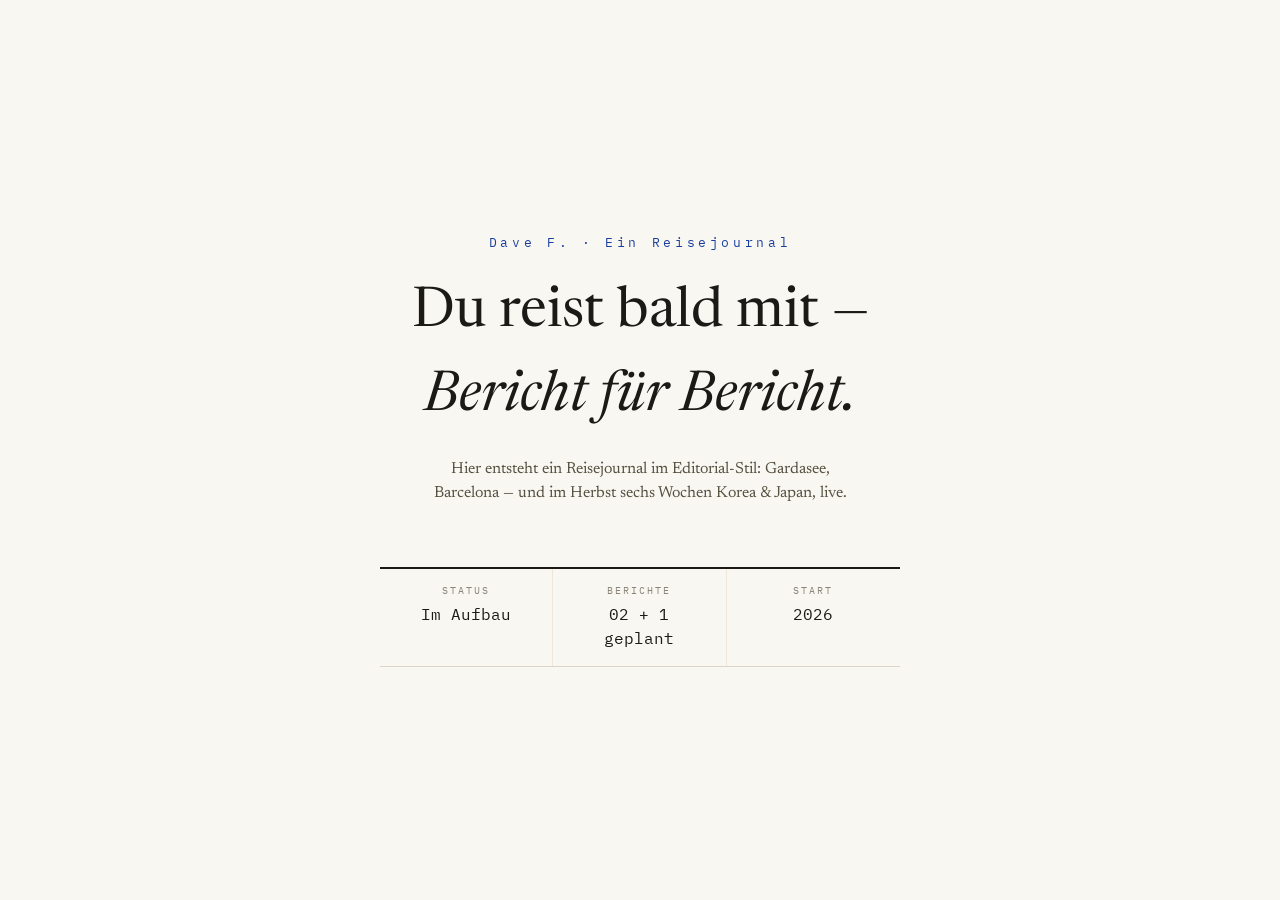
<file: index.html>
<!DOCTYPE html>
<html lang="de-CH">
<head>
<meta charset="utf-8">
<meta name="viewport" content="width=device-width, initial-scale=1">
<title>Dave F. — Ein Reisejournal</title>
<meta name="description" content="Ein Reisejournal von Dave F. Bald liest du hier mit, Bericht für Bericht.">
<link rel="icon" href="favicon.svg" type="image/svg+xml">
<script src="assets/js/theme.js"></script>
<link rel="stylesheet" href="assets/css/style.css">
</head>
<body>

<main class="err" style="min-height:100vh">
  <div class="code">Dave F. · Ein Reisejournal</div>
  <h1>Du reist bald mit —<br><em>Bericht für Bericht.</em></h1>
  <p style="color:var(--body);max-width:46ch;margin:0">Hier entsteht ein Reisejournal im Editorial-Stil: Gardasee, Barcelona — und im Herbst sechs Wochen Korea &amp; Japan, live.</p>
  <div class="datastrip" style="max-width:520px;width:100%">
    <div><div class="k">Status</div><div class="v">Im Aufbau</div></div>
    <div><div class="k">Berichte</div><div class="v">02 + 1 geplant</div></div>
    <div><div class="k">Start</div><div class="v">2026</div></div>
  </div>
</main>

<script src="assets/js/main.js"></script>
</body>
</html>
</file>
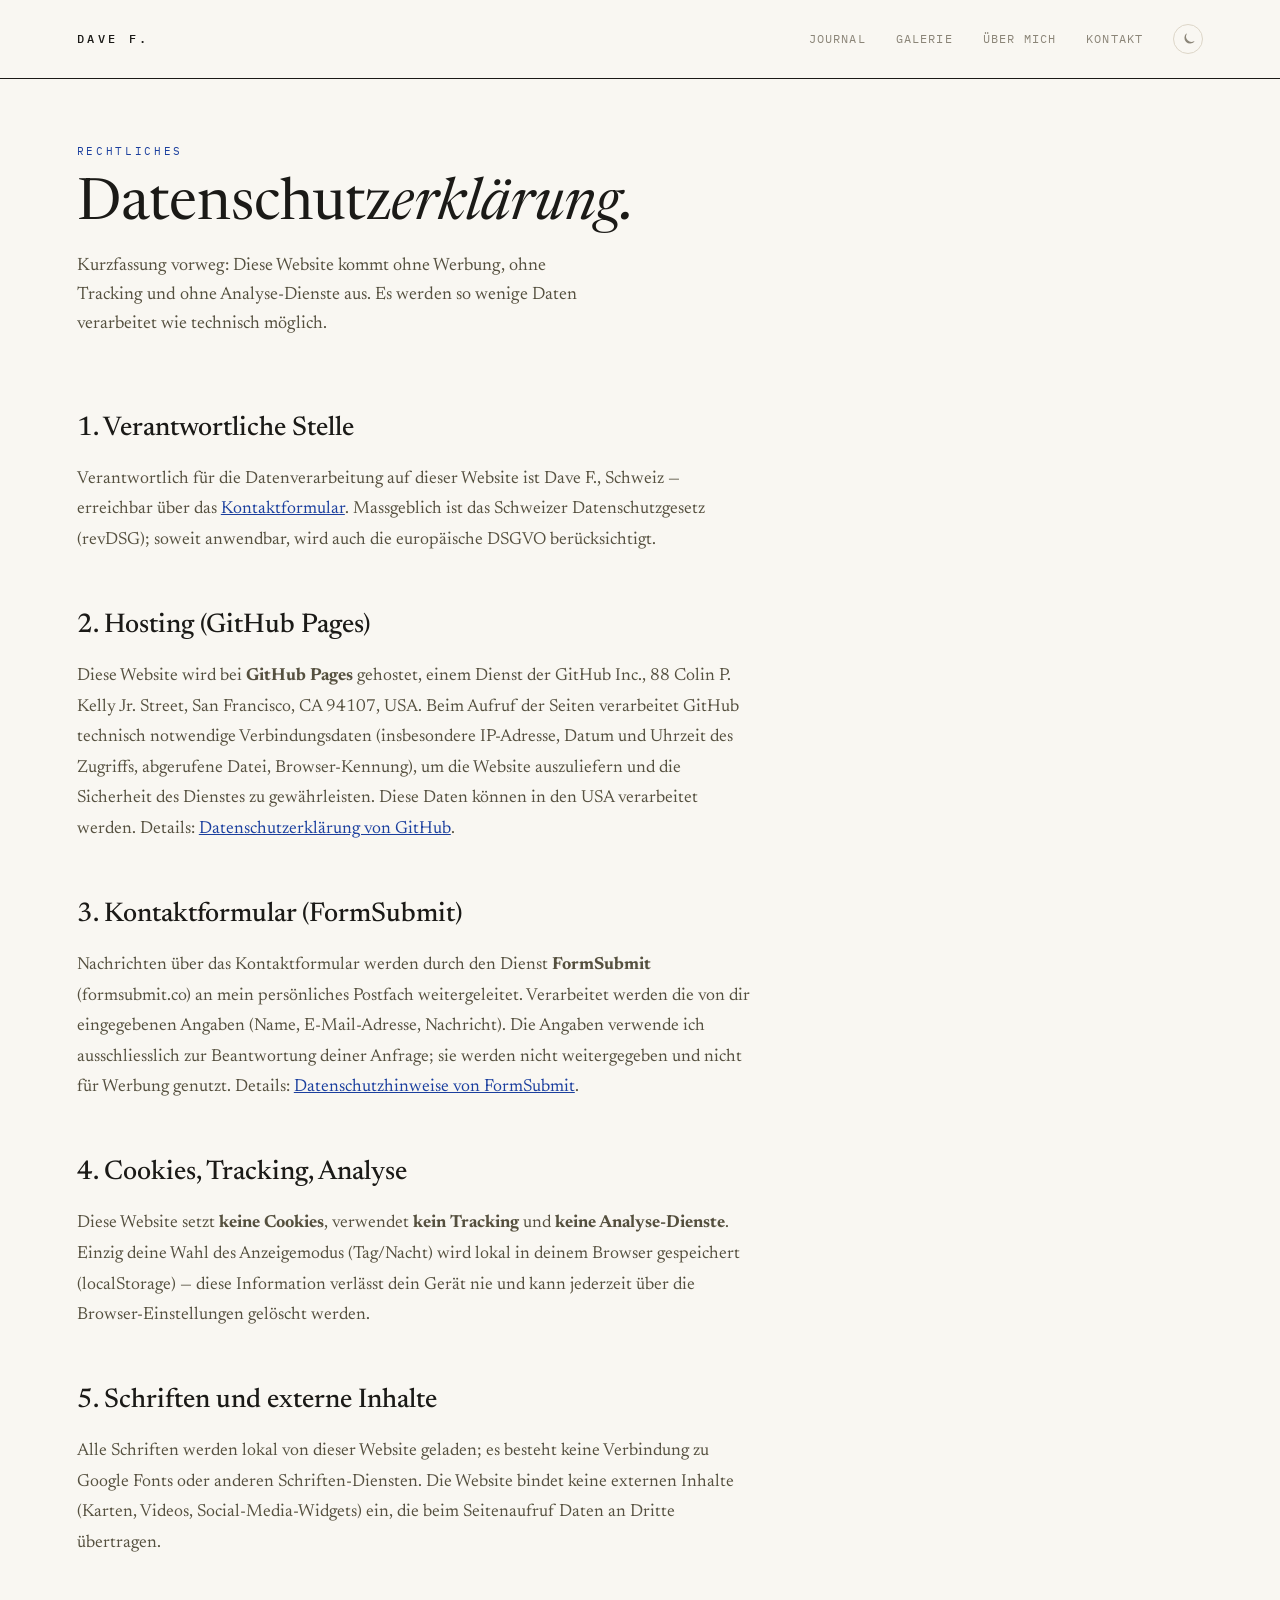
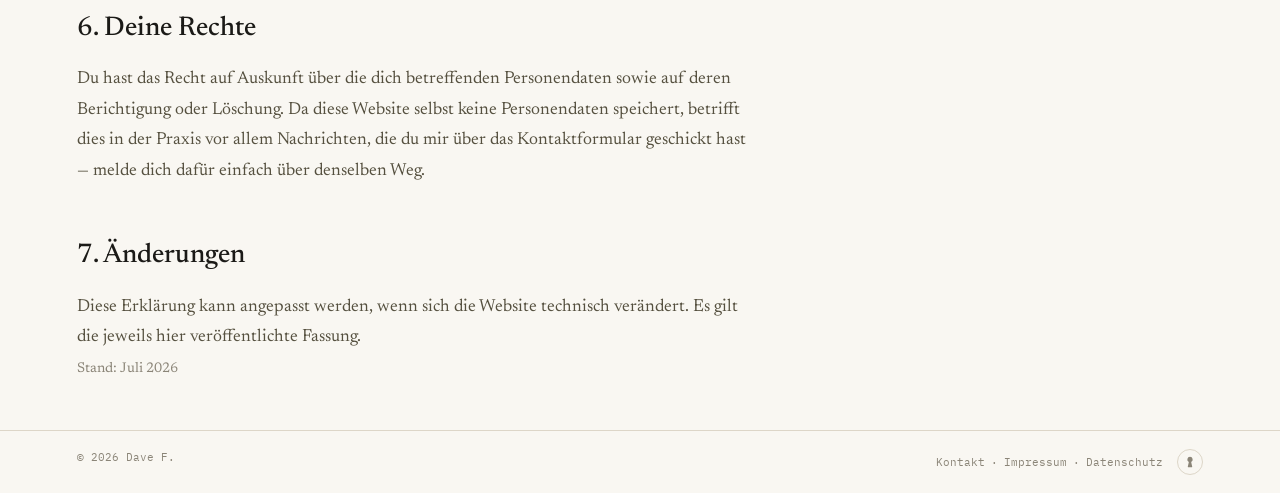
<file: datenschutz.html>
<!DOCTYPE html>
<html lang="de-CH">
<head>
<meta charset="utf-8">
<meta name="viewport" content="width=device-width, initial-scale=1">
<title>Datenschutz — Dave F.</title>
<meta name="description" content="Datenschutzerklärung des Reisejournals von Dave F.">
<meta name="robots" content="noindex">
<link rel="icon" href="favicon.svg" type="image/svg+xml">
<script src="assets/js/theme.js"></script>
<link rel="stylesheet" href="assets/css/style.css">
</head>
<body>
<a class="skip-link" href="#main">Zum Inhalt springen</a>

<header class="site-header">
  <a class="brand" href="home.html">Dave F.</a>
  <nav class="site-nav" aria-label="Hauptnavigation">
    <a href="home.html">Journal</a>
    <a href="galerie.html">Galerie</a>
    <a href="ueber-mich.html">Über mich</a>
    <a href="kontakt.html">Kontakt</a>
    <button class="theme-toggle" title="Tag / Nacht umschalten" aria-label="Tag- oder Nachtmodus umschalten"><svg viewBox="0 0 24 24" width="15" height="15" aria-hidden="true"><path fill="currentColor" d="M20.7 14.9A8.6 8.6 0 0 1 9.1 3.3a.6.6 0 0 0-.8-.75A9.3 9.3 0 1 0 21.45 15.7a.6.6 0 0 0-.75-.8z"/></svg></button>
  </nav>
</header>

<main id="main">
  <div class="wrap">

    <header class="page-head">
      <div class="kicker">Rechtliches</div>
      <h1>Datenschutz<em>erklärung.</em></h1>
      <p class="sub">Kurzfassung vorweg: Diese Website kommt ohne Werbung, ohne Tracking und ohne
      Analyse-Dienste aus. Es werden so wenige Daten verarbeitet wie technisch möglich.</p>
    </header>

    <div class="prose" style="padding-top:34px">
      <h2 style="margin-top:0">1. Verantwortliche Stelle</h2>
      <p>Verantwortlich für die Datenverarbeitung auf dieser Website ist Dave F., Schweiz —
      erreichbar über das <a href="kontakt.html">Kontaktformular</a>. Massgeblich ist das
      Schweizer Datenschutzgesetz (revDSG); soweit anwendbar, wird auch die europäische
      DSGVO berücksichtigt.</p>

      <h2>2. Hosting (GitHub Pages)</h2>
      <p>Diese Website wird bei <strong>GitHub Pages</strong> gehostet, einem Dienst der GitHub Inc.,
      88 Colin P. Kelly Jr. Street, San Francisco, CA 94107, USA. Beim Aufruf der Seiten verarbeitet
      GitHub technisch notwendige Verbindungsdaten (insbesondere IP-Adresse, Datum und Uhrzeit des
      Zugriffs, abgerufene Datei, Browser-Kennung), um die Website auszuliefern und die Sicherheit
      des Dienstes zu gewährleisten. Diese Daten können in den USA verarbeitet werden. Details:
      <a href="https://docs.github.com/en/site-policy/privacy-policies/github-general-privacy-statement" rel="noopener">Datenschutzerklärung von GitHub</a>.</p>

      <h2>3. Kontaktformular (FormSubmit)</h2>
      <p>Nachrichten über das Kontaktformular werden durch den Dienst <strong>FormSubmit</strong>
      (formsubmit.co) an mein persönliches Postfach weitergeleitet. Verarbeitet werden die von dir
      eingegebenen Angaben (Name, E-Mail-Adresse, Nachricht). Die Angaben verwende ich ausschliesslich
      zur Beantwortung deiner Anfrage; sie werden nicht weitergegeben und nicht für Werbung genutzt.
      Details: <a href="https://formsubmit.co/privacy" rel="noopener">Datenschutzhinweise von FormSubmit</a>.</p>

      <h2>4. Cookies, Tracking, Analyse</h2>
      <p>Diese Website setzt <strong>keine Cookies</strong>, verwendet <strong>kein Tracking</strong>
      und <strong>keine Analyse-Dienste</strong>. Einzig deine Wahl des Anzeigemodus (Tag/Nacht) wird
      lokal in deinem Browser gespeichert (localStorage) — diese Information verlässt dein Gerät nie
      und kann jederzeit über die Browser-Einstellungen gelöscht werden.</p>

      <h2>5. Schriften und externe Inhalte</h2>
      <p>Alle Schriften werden lokal von dieser Website geladen; es besteht keine Verbindung zu
      Google Fonts oder anderen Schriften-Diensten. Die Website bindet keine externen Inhalte
      (Karten, Videos, Social-Media-Widgets) ein, die beim Seitenaufruf Daten an Dritte übertragen.</p>

      <h2>6. Deine Rechte</h2>
      <p>Du hast das Recht auf Auskunft über die dich betreffenden Personendaten sowie auf deren
      Berichtigung oder Löschung. Da diese Website selbst keine Personendaten speichert, betrifft
      dies in der Praxis vor allem Nachrichten, die du mir über das Kontaktformular geschickt hast —
      melde dich dafür einfach über denselben Weg.</p>

      <h2>7. Änderungen</h2>
      <p>Diese Erklärung kann angepasst werden, wenn sich die Website technisch verändert.
      Es gilt die jeweils hier veröffentlichte Fassung.<br>
      <span style="font-size:14px;color:var(--muted)">Stand: Juli 2026</span></p>
    </div>

  </div>
</main>

<footer class="site-footer">
  <span>© 2026 Dave F.</span>
  <span class="foot-right"><a href="kontakt.html">Kontakt</a> · <a href="impressum.html">Impressum</a> · <a href="datenschutz.html">Datenschutz</a><a class="portal-door" href="#" title="Privates Portal" aria-label="Privates Portal · Login"><svg viewBox="0 0 24 24" width="14" height="14" aria-hidden="true"><path fill="currentColor" d="M12 3.2a4.6 4.6 0 0 0-2 8.74L8.2 20a.7.7 0 0 0 .68.85h6.24a.7.7 0 0 0 .68-.85L14 11.94A4.6 4.6 0 0 0 12 3.2z"/></svg></a></span>
</footer>

<script src="assets/js/main.js"></script>
</body>
</html>
</file>
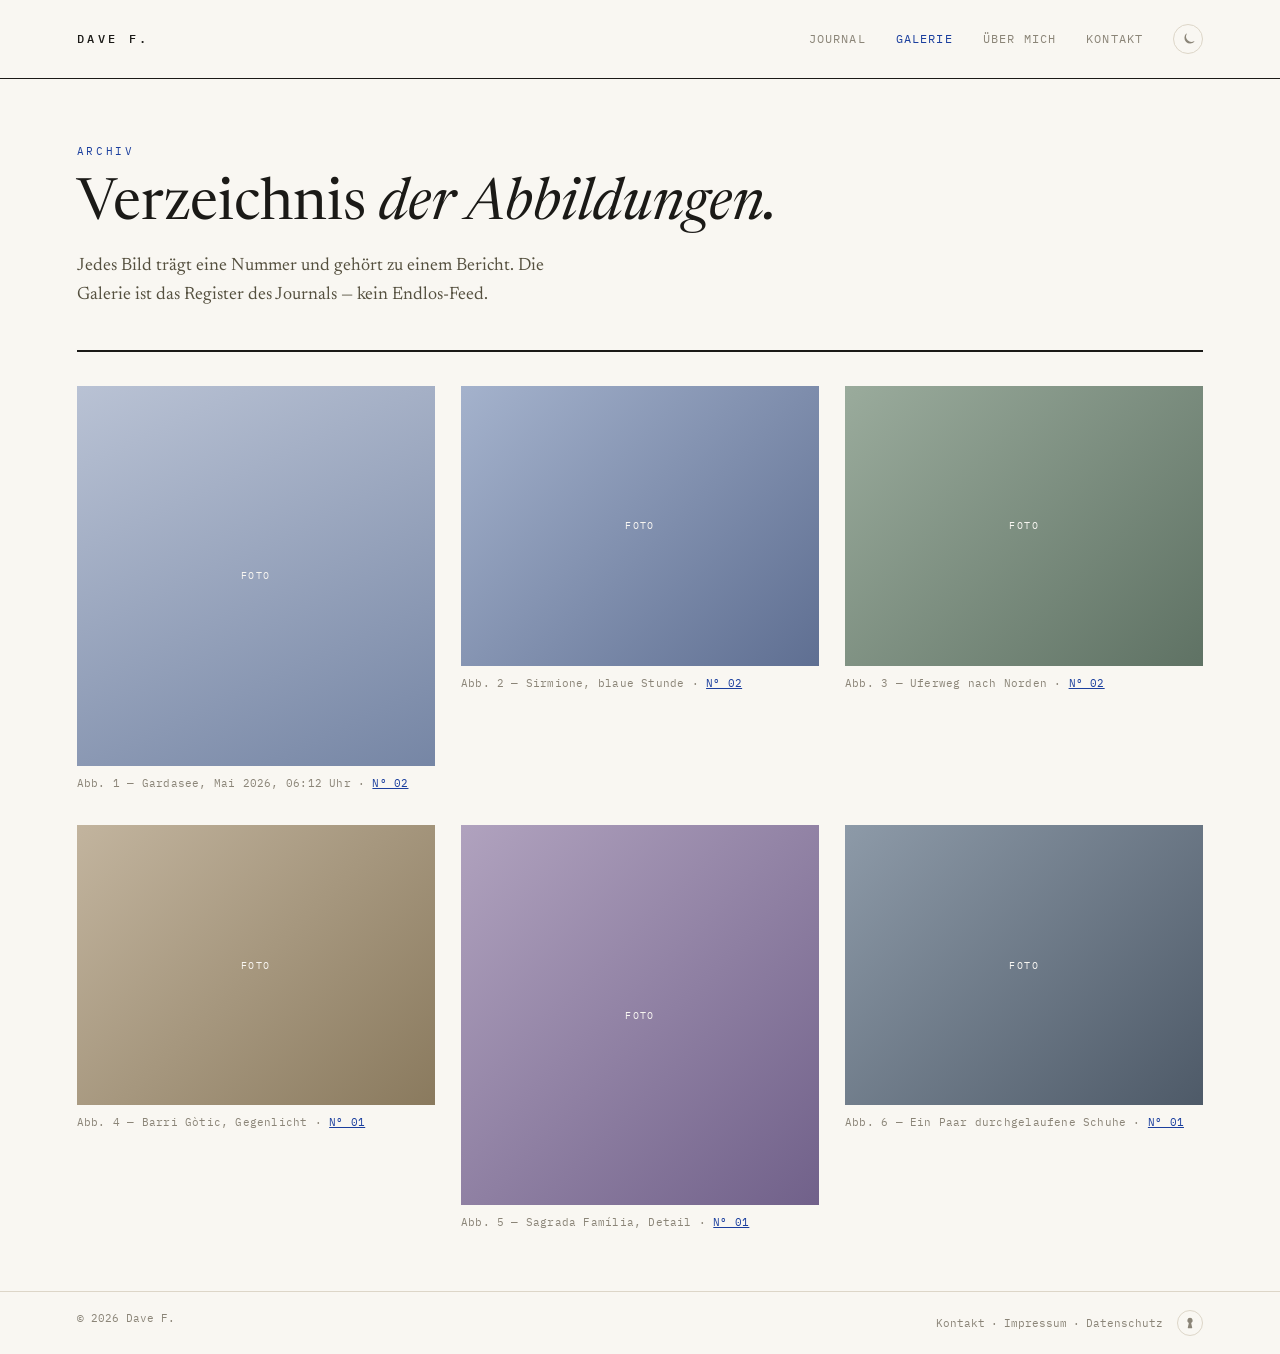
<file: galerie.html>
<!DOCTYPE html>
<html lang="de-CH">
<head>
<meta charset="utf-8">
<meta name="viewport" content="width=device-width, initial-scale=1">
<title>Galerie — Verzeichnis der Abbildungen · Dave F.</title>
<meta name="description" content="Das Bildarchiv des Reisejournals von Dave F.: alle Abbildungen, fortlaufend nummeriert wie in einem Buch.">
<link rel="icon" href="favicon.svg" type="image/svg+xml">
<script src="assets/js/theme.js"></script>
<link rel="stylesheet" href="assets/css/style.css">
</head>
<body>
<a class="skip-link" href="#main">Zum Inhalt springen</a>

<header class="site-header">
  <a class="brand" href="home.html">Dave F.</a>
  <nav class="site-nav" aria-label="Hauptnavigation">
    <a href="home.html">Journal</a>
    <a href="galerie.html" aria-current="page">Galerie</a>
    <a href="ueber-mich.html">Über mich</a>
    <a href="kontakt.html">Kontakt</a>
    <button class="theme-toggle" title="Tag / Nacht umschalten" aria-label="Tag- oder Nachtmodus umschalten"><svg viewBox="0 0 24 24" width="15" height="15" aria-hidden="true"><path fill="currentColor" d="M20.7 14.9A8.6 8.6 0 0 1 9.1 3.3a.6.6 0 0 0-.8-.75A9.3 9.3 0 1 0 21.45 15.7a.6.6 0 0 0-.75-.8z"/></svg></button>
  </nav>
</header>

<main id="main">
  <div class="wrap">

    <header class="page-head">
      <div class="kicker">Archiv</div>
      <h1>Verzeichnis <em>der Abbildungen.</em></h1>
      <p class="sub">Jedes Bild trägt eine Nummer und gehört zu einem Bericht. Die Galerie ist das Register des Journals — kein Endlos-Feed.</p>
    </header>

    <section class="gal" aria-label="Abbildungen">
      <figure class="tall reveal">
        <div class="ph" style="background:linear-gradient(155deg,#b9c2d4,#7686a5)">Foto</div>
        <figcaption class="figcap">Abb. 1 — Gardasee, Mai 2026, 06:12 Uhr · <a href="reise-artikel.html">Nº 02</a></figcaption>
      </figure>
      <figure class="reveal">
        <div class="ph" style="background:linear-gradient(135deg,#a4b2cc,#5f6f92)">Foto</div>
        <figcaption class="figcap">Abb. 2 — Sirmione, blaue Stunde · <a href="reise-artikel.html">Nº 02</a></figcaption>
      </figure>
      <figure class="reveal">
        <div class="ph" style="background:linear-gradient(135deg,#9aab9c,#5f7264)">Foto</div>
        <figcaption class="figcap">Abb. 3 — Uferweg nach Norden · <a href="reise-artikel.html">Nº 02</a></figcaption>
      </figure>
      <figure class="reveal">
        <div class="ph" style="background:linear-gradient(135deg,#c2b49e,#8a7a5e)">Foto</div>
        <figcaption class="figcap">Abb. 4 — Barri Gòtic, Gegenlicht · <a href="reise-artikel.html">Nº 01</a></figcaption>
      </figure>
      <figure class="tall reveal">
        <div class="ph" style="background:linear-gradient(135deg,#b0a2be,#71618a)">Foto</div>
        <figcaption class="figcap">Abb. 5 — Sagrada Família, Detail · <a href="reise-artikel.html">Nº 01</a></figcaption>
      </figure>
      <figure class="reveal">
        <div class="ph" style="background:linear-gradient(135deg,#8d9aa8,#4e5a68)">Foto</div>
        <figcaption class="figcap">Abb. 6 — Ein Paar durchgelaufene Schuhe · <a href="reise-artikel.html">Nº 01</a></figcaption>
      </figure>
    </section>

  </div>
</main>

<footer class="site-footer">
  <span>© 2026 Dave F.</span>
  <span class="foot-right"><a href="kontakt.html">Kontakt</a> · <a href="impressum.html">Impressum</a> · <a href="datenschutz.html">Datenschutz</a><a class="portal-door" href="#" title="Privates Portal" aria-label="Privates Portal · Login"><svg viewBox="0 0 24 24" width="14" height="14" aria-hidden="true"><path fill="currentColor" d="M12 3.2a4.6 4.6 0 0 0-2 8.74L8.2 20a.7.7 0 0 0 .68.85h6.24a.7.7 0 0 0 .68-.85L14 11.94A4.6 4.6 0 0 0 12 3.2z"/></svg></a></span>
</footer>

<script src="assets/js/main.js"></script>
</body>
</html>
</file>
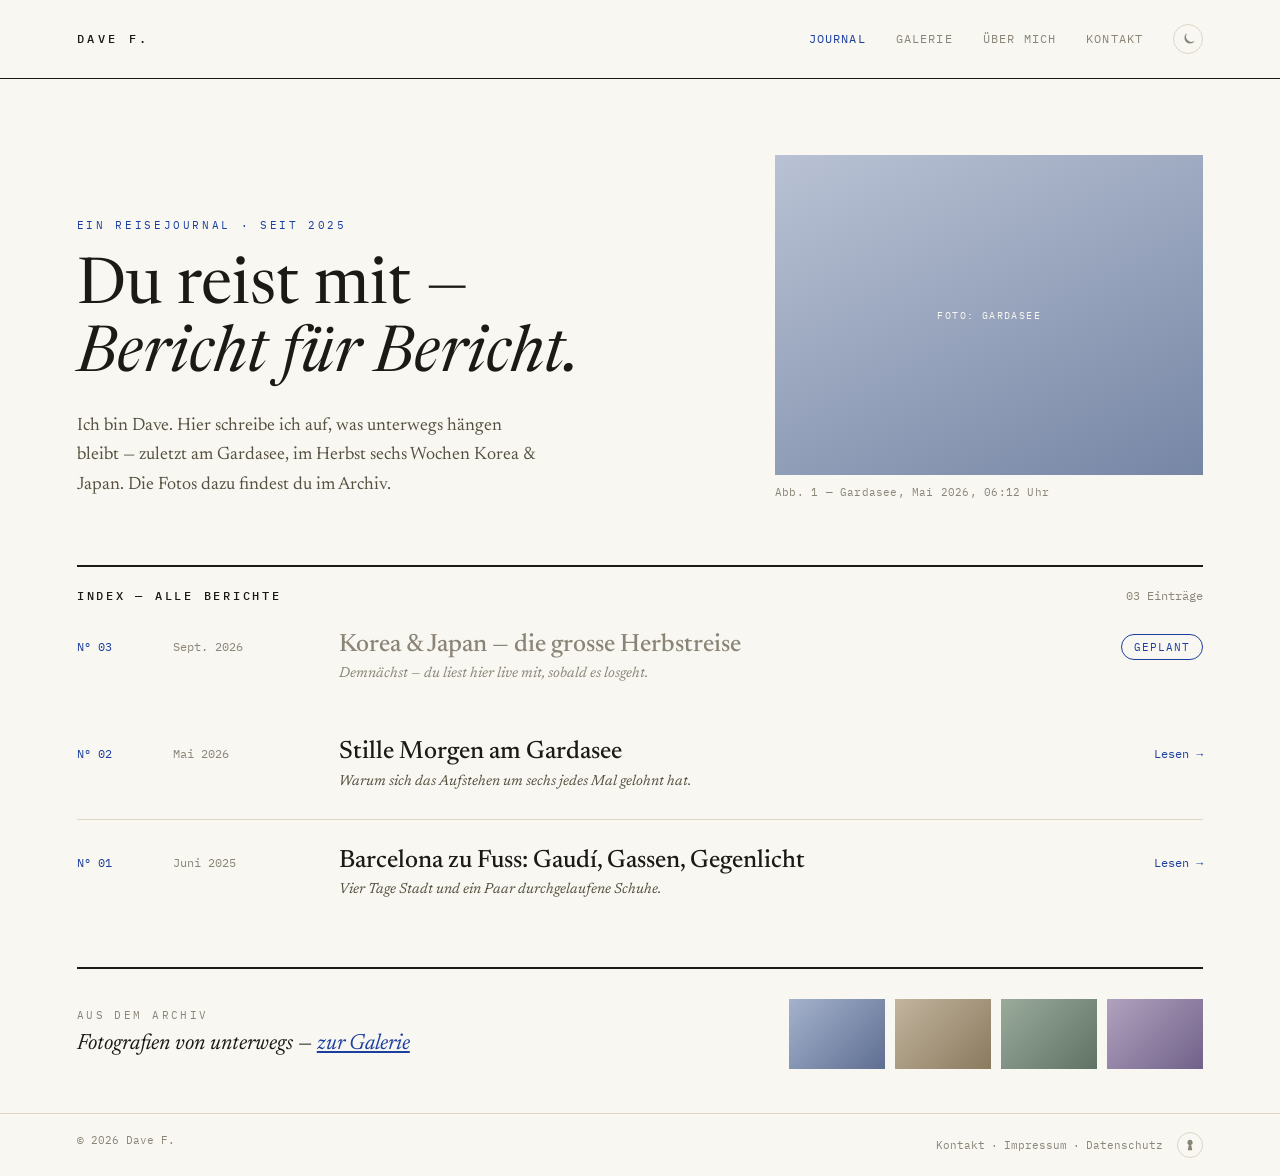
<file: home.html>
<!DOCTYPE html>
<html lang="de-CH">
<head>
<meta charset="utf-8">
<meta name="viewport" content="width=device-width, initial-scale=1">
<title>Dave F. — Ein Reisejournal</title>
<meta name="description" content="Das Reisejournal von Dave F. Du reist mit — Bericht für Bericht: Gardasee, Barcelona, im Herbst Korea & Japan.">
<link rel="icon" href="favicon.svg" type="image/svg+xml">
<link rel="apple-touch-icon" href="apple-touch-icon.png">
<meta property="og:title" content="Dave F. — Ein Reisejournal">
<meta property="og:description" content="Du reist mit — Bericht für Bericht. Reisejournal und Fotografien von Dave F.">
<meta property="og:type" content="website">
<meta property="og:url" content="https://monsnix.com/home.html">
<meta property="og:image" content="https://monsnix.com/og-image.png">
<script src="assets/js/theme.js"></script>
<link rel="stylesheet" href="assets/css/style.css">
</head>
<body>
<a class="skip-link" href="#main">Zum Inhalt springen</a>

<header class="site-header">
  <a class="brand" href="home.html">Dave F.</a>
  <nav class="site-nav" aria-label="Hauptnavigation">
    <a href="home.html" aria-current="page">Journal</a>
    <a href="galerie.html">Galerie</a>
    <a href="ueber-mich.html">Über mich</a>
    <a href="kontakt.html">Kontakt</a>
    <button class="theme-toggle" title="Tag / Nacht umschalten" aria-label="Tag- oder Nachtmodus umschalten"><svg viewBox="0 0 24 24" width="15" height="15" aria-hidden="true"><path fill="currentColor" d="M20.7 14.9A8.6 8.6 0 0 1 9.1 3.3a.6.6 0 0 0-.8-.75A9.3 9.3 0 1 0 21.45 15.7a.6.6 0 0 0-.75-.8z"/></svg></button>
  </nav>
</header>

<main id="main">
  <div class="wrap">

    <!-- Hero -->
    <section class="hero">
      <div class="hero-copy">
        <div class="kicker">Ein Reisejournal · Seit 2025</div>
        <h1>Du reist mit —<br><em>Bericht für Bericht.</em></h1>
        <p class="lead">Ich bin Dave. Hier schreibe ich auf, was unterwegs hängen bleibt — zuletzt am Gardasee, im Herbst sechs Wochen Korea &amp; Japan. Die Fotos dazu findest du im Archiv.</p>
      </div>
      <figure>
        <div class="ph" style="height:320px;background:linear-gradient(155deg,#b9c2d4,#7686a5)">Foto: Gardasee</div>
        <figcaption class="figcap">Abb. 1 — Gardasee, Mai 2026, 06:12 Uhr</figcaption>
      </figure>
    </section>

    <!-- Index -->
    <section aria-label="Alle Berichte">
      <div class="index-head">
        <h2>Index — Alle Berichte</h2>
        <span class="index-count">03 Einträge</span>
      </div>

      <div class="index-row is-future">
        <span class="ix-no">Nº 03</span>
        <span class="ix-date">Sept. 2026</span>
        <span class="ix-main"><span class="ix-title">Korea &amp; Japan — die grosse Herbstreise</span><br>
          <span class="ix-sub">Demnächst — du liest hier live mit, sobald es losgeht.</span></span>
        <span class="ix-action"><span class="pill">Geplant</span></span>
      </div>

      <a class="index-row" href="reise-artikel.html">
        <span class="ix-no">Nº 02</span>
        <span class="ix-date">Mai 2026</span>
        <span class="ix-main"><span class="ix-title">Stille Morgen am Gardasee</span><br>
          <span class="ix-sub">Warum sich das Aufstehen um sechs jedes Mal gelohnt hat.</span></span>
        <span class="ix-action"><span class="ix-read">Lesen →</span></span>
      </a>

      <a class="index-row" href="reise-artikel.html">
        <span class="ix-no">Nº 01</span>
        <span class="ix-date">Juni 2025</span>
        <span class="ix-main"><span class="ix-title">Barcelona zu Fuss: Gaudí, Gassen, Gegenlicht</span><br>
          <span class="ix-sub">Vier Tage Stadt und ein Paar durchgelaufene Schuhe.</span></span>
        <span class="ix-action"><span class="ix-read">Lesen →</span></span>
      </a>
    </section>

    <!-- Archiv-Teaser -->
    <section class="archive-teaser">
      <div>
        <div class="label">Aus dem Archiv</div>
        <div class="line2">Fotografien von unterwegs — <a href="galerie.html">zur Galerie</a></div>
      </div>
      <div class="thumbs" aria-hidden="true">
        <div class="th ph" style="background:linear-gradient(135deg,#a4b2cc,#5f6f92)"></div>
        <div class="th ph" style="background:linear-gradient(135deg,#c2b49e,#8a7a5e)"></div>
        <div class="th ph" style="background:linear-gradient(135deg,#9aab9c,#5f7264)"></div>
        <div class="th ph" style="background:linear-gradient(135deg,#b0a2be,#71618a)"></div>
      </div>
    </section>

  </div>
</main>

<footer class="site-footer">
  <span>© 2026 Dave F.</span>
  <span class="foot-right"><a href="kontakt.html">Kontakt</a> · <a href="impressum.html">Impressum</a> · <a href="datenschutz.html">Datenschutz</a><a class="portal-door" href="#" title="Privates Portal" aria-label="Privates Portal · Login"><svg viewBox="0 0 24 24" width="14" height="14" aria-hidden="true"><path fill="currentColor" d="M12 3.2a4.6 4.6 0 0 0-2 8.74L8.2 20a.7.7 0 0 0 .68.85h6.24a.7.7 0 0 0 .68-.85L14 11.94A4.6 4.6 0 0 0 12 3.2z"/></svg></a></span>
</footer>

<script src="assets/js/main.js"></script>
</body>
</html>
</file>
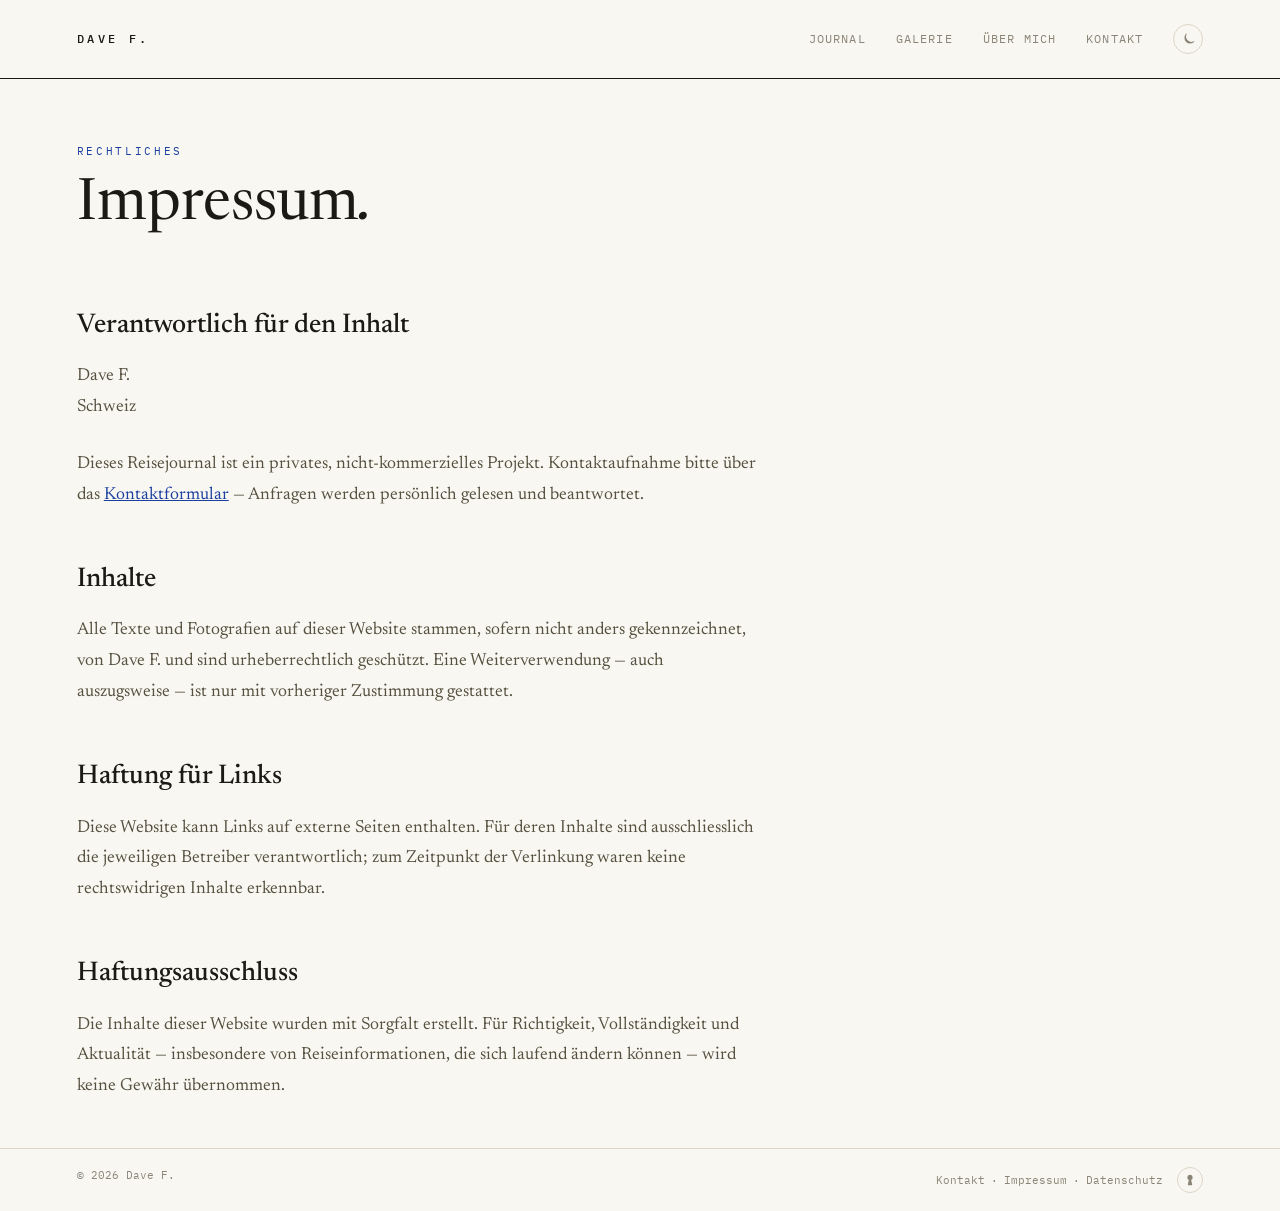
<file: impressum.html>
<!DOCTYPE html>
<html lang="de-CH">
<head>
<meta charset="utf-8">
<meta name="viewport" content="width=device-width, initial-scale=1">
<title>Impressum — Dave F.</title>
<meta name="description" content="Impressum des Reisejournals von Dave F.">
<meta name="robots" content="noindex">
<link rel="icon" href="favicon.svg" type="image/svg+xml">
<script src="assets/js/theme.js"></script>
<link rel="stylesheet" href="assets/css/style.css">
</head>
<body>
<a class="skip-link" href="#main">Zum Inhalt springen</a>

<header class="site-header">
  <a class="brand" href="home.html">Dave F.</a>
  <nav class="site-nav" aria-label="Hauptnavigation">
    <a href="home.html">Journal</a>
    <a href="galerie.html">Galerie</a>
    <a href="ueber-mich.html">Über mich</a>
    <a href="kontakt.html">Kontakt</a>
    <button class="theme-toggle" title="Tag / Nacht umschalten" aria-label="Tag- oder Nachtmodus umschalten"><svg viewBox="0 0 24 24" width="15" height="15" aria-hidden="true"><path fill="currentColor" d="M20.7 14.9A8.6 8.6 0 0 1 9.1 3.3a.6.6 0 0 0-.8-.75A9.3 9.3 0 1 0 21.45 15.7a.6.6 0 0 0-.75-.8z"/></svg></button>
  </nav>
</header>

<main id="main">
  <div class="wrap">

    <header class="page-head">
      <div class="kicker">Rechtliches</div>
      <h1>Impressum<em>.</em></h1>
    </header>

    <div class="prose" style="padding-top:34px">
      <h2 style="margin-top:0">Verantwortlich für den Inhalt</h2>
      <p>Dave F.<br>Schweiz</p>
      <p>Dieses Reisejournal ist ein privates, nicht-kommerzielles Projekt. Kontaktaufnahme
      bitte über das <a href="kontakt.html">Kontaktformular</a> — Anfragen werden persönlich gelesen
      und beantwortet.</p>

      <h2>Inhalte</h2>
      <p>Alle Texte und Fotografien auf dieser Website stammen, sofern nicht anders gekennzeichnet,
      von Dave F. und sind urheberrechtlich geschützt. Eine Weiterverwendung — auch auszugsweise —
      ist nur mit vorheriger Zustimmung gestattet.</p>

      <h2>Haftung für Links</h2>
      <p>Diese Website kann Links auf externe Seiten enthalten. Für deren Inhalte sind ausschliesslich
      die jeweiligen Betreiber verantwortlich; zum Zeitpunkt der Verlinkung waren keine rechtswidrigen
      Inhalte erkennbar.</p>

      <h2>Haftungsausschluss</h2>
      <p>Die Inhalte dieser Website wurden mit Sorgfalt erstellt. Für Richtigkeit, Vollständigkeit und
      Aktualität — insbesondere von Reiseinformationen, die sich laufend ändern können — wird keine
      Gewähr übernommen.</p>
    </div>

  </div>
</main>

<footer class="site-footer">
  <span>© 2026 Dave F.</span>
  <span class="foot-right"><a href="kontakt.html">Kontakt</a> · <a href="impressum.html">Impressum</a> · <a href="datenschutz.html">Datenschutz</a><a class="portal-door" href="#" title="Privates Portal" aria-label="Privates Portal · Login"><svg viewBox="0 0 24 24" width="14" height="14" aria-hidden="true"><path fill="currentColor" d="M12 3.2a4.6 4.6 0 0 0-2 8.74L8.2 20a.7.7 0 0 0 .68.85h6.24a.7.7 0 0 0 .68-.85L14 11.94A4.6 4.6 0 0 0 12 3.2z"/></svg></a></span>
</footer>

<script src="assets/js/main.js"></script>
</body>
</html>
</file>
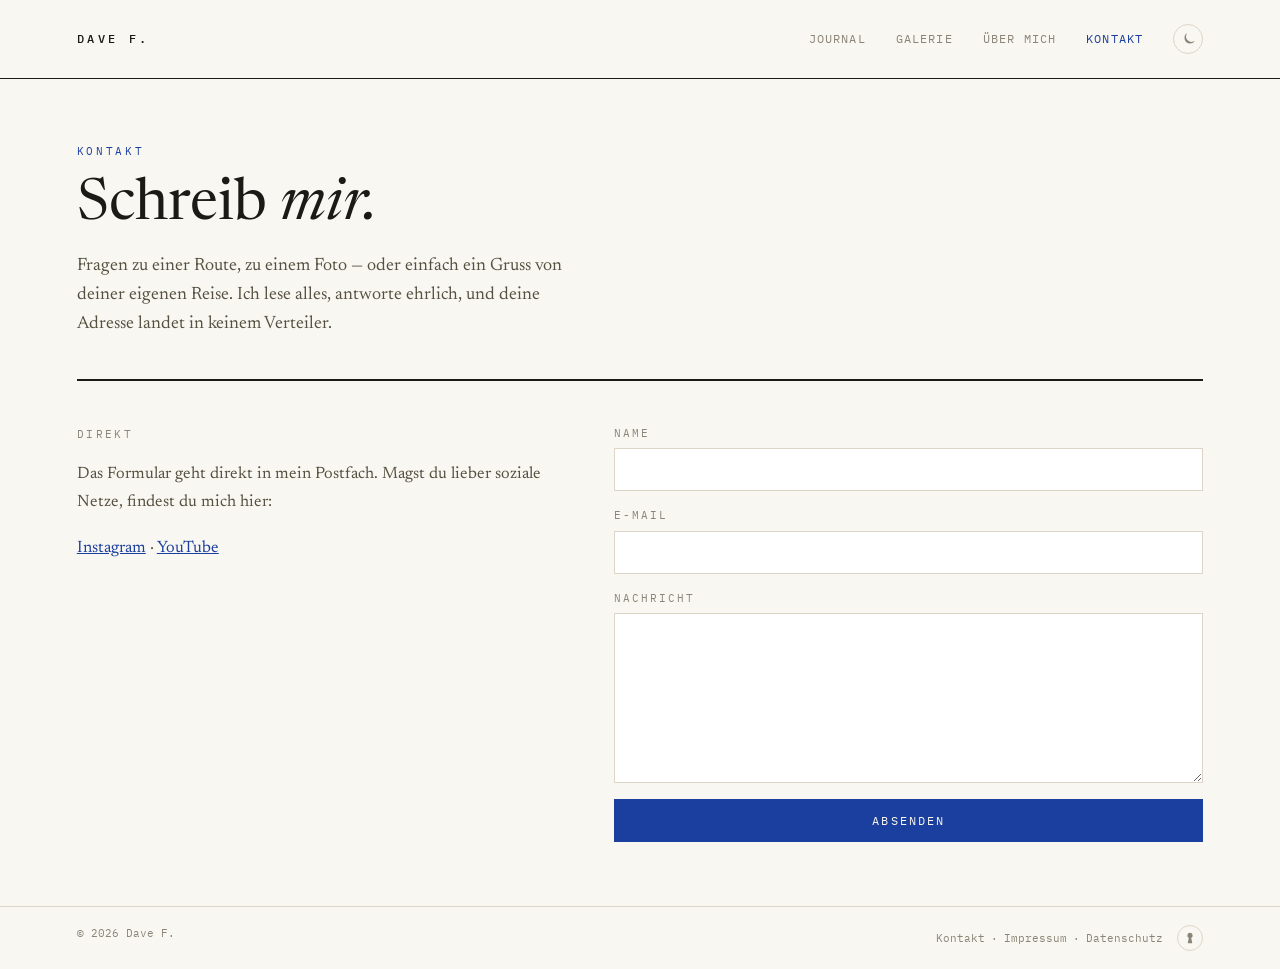
<file: kontakt.html>
<!DOCTYPE html>
<html lang="de-CH">
<head>
<meta charset="utf-8">
<meta name="viewport" content="width=device-width, initial-scale=1">
<title>Kontakt — Dave F.</title>
<meta name="description" content="Schreib mir — Fragen zu Reisen, Fotos oder einfach so. Kontaktformular des Reisejournals von Dave F.">
<link rel="icon" href="favicon.svg" type="image/svg+xml">
<script src="assets/js/theme.js"></script>
<link rel="stylesheet" href="assets/css/style.css">
</head>
<body>
<a class="skip-link" href="#main">Zum Inhalt springen</a>

<header class="site-header">
  <a class="brand" href="home.html">Dave F.</a>
  <nav class="site-nav" aria-label="Hauptnavigation">
    <a href="home.html">Journal</a>
    <a href="galerie.html">Galerie</a>
    <a href="ueber-mich.html">Über mich</a>
    <a href="kontakt.html" aria-current="page">Kontakt</a>
    <button class="theme-toggle" title="Tag / Nacht umschalten" aria-label="Tag- oder Nachtmodus umschalten"><svg viewBox="0 0 24 24" width="15" height="15" aria-hidden="true"><path fill="currentColor" d="M20.7 14.9A8.6 8.6 0 0 1 9.1 3.3a.6.6 0 0 0-.8-.75A9.3 9.3 0 1 0 21.45 15.7a.6.6 0 0 0-.75-.8z"/></svg></button>
  </nav>
</header>

<main id="main">
  <div class="wrap">

    <header class="page-head">
      <div class="kicker">Kontakt</div>
      <h1>Schreib <em>mir.</em></h1>
      <p class="sub">Fragen zu einer Route, zu einem Foto — oder einfach ein Gruss von deiner eigenen Reise. Ich lese alles, antworte ehrlich, und deine Adresse landet in keinem Verteiler.</p>
    </header>

    <section class="contact">
      <div class="note">
        <div class="label" style="margin-bottom:14px">Direkt</div>
        <p>Das Formular geht direkt in mein Postfach. Magst du lieber soziale Netze, findest du mich hier:</p>
        <p style="margin-top:18px"><a href="#" rel="me">Instagram</a> · <a href="#" rel="me">YouTube</a></p>
      </div>
      <form class="form" action="https://formsubmit.co/frehner28@gmail.com" method="POST">
        <input type="hidden" name="_subject" value="Neue Nachricht über dein Reisejournal">
        <input type="hidden" name="_next" value="https://monsnix.com/kontakt.html">
        <input type="text" name="_honey" style="display:none" tabindex="-1" autocomplete="off">
        <label><span class="lab">Name</span>
          <input type="text" name="name" required autocomplete="name"></label>
        <label><span class="lab">E-Mail</span>
          <input type="email" name="email" required autocomplete="email"></label>
        <label><span class="lab">Nachricht</span>
          <textarea name="message" required></textarea></label>
        <button class="btn" type="submit">Absenden</button>
      </form>
    </section>

  </div>
</main>

<footer class="site-footer">
  <span>© 2026 Dave F.</span>
  <span class="foot-right"><a href="kontakt.html">Kontakt</a> · <a href="impressum.html">Impressum</a> · <a href="datenschutz.html">Datenschutz</a><a class="portal-door" href="#" title="Privates Portal" aria-label="Privates Portal · Login"><svg viewBox="0 0 24 24" width="14" height="14" aria-hidden="true"><path fill="currentColor" d="M12 3.2a4.6 4.6 0 0 0-2 8.74L8.2 20a.7.7 0 0 0 .68.85h6.24a.7.7 0 0 0 .68-.85L14 11.94A4.6 4.6 0 0 0 12 3.2z"/></svg></a></span>
</footer>

<script src="assets/js/main.js"></script>
</body>
</html>
</file>
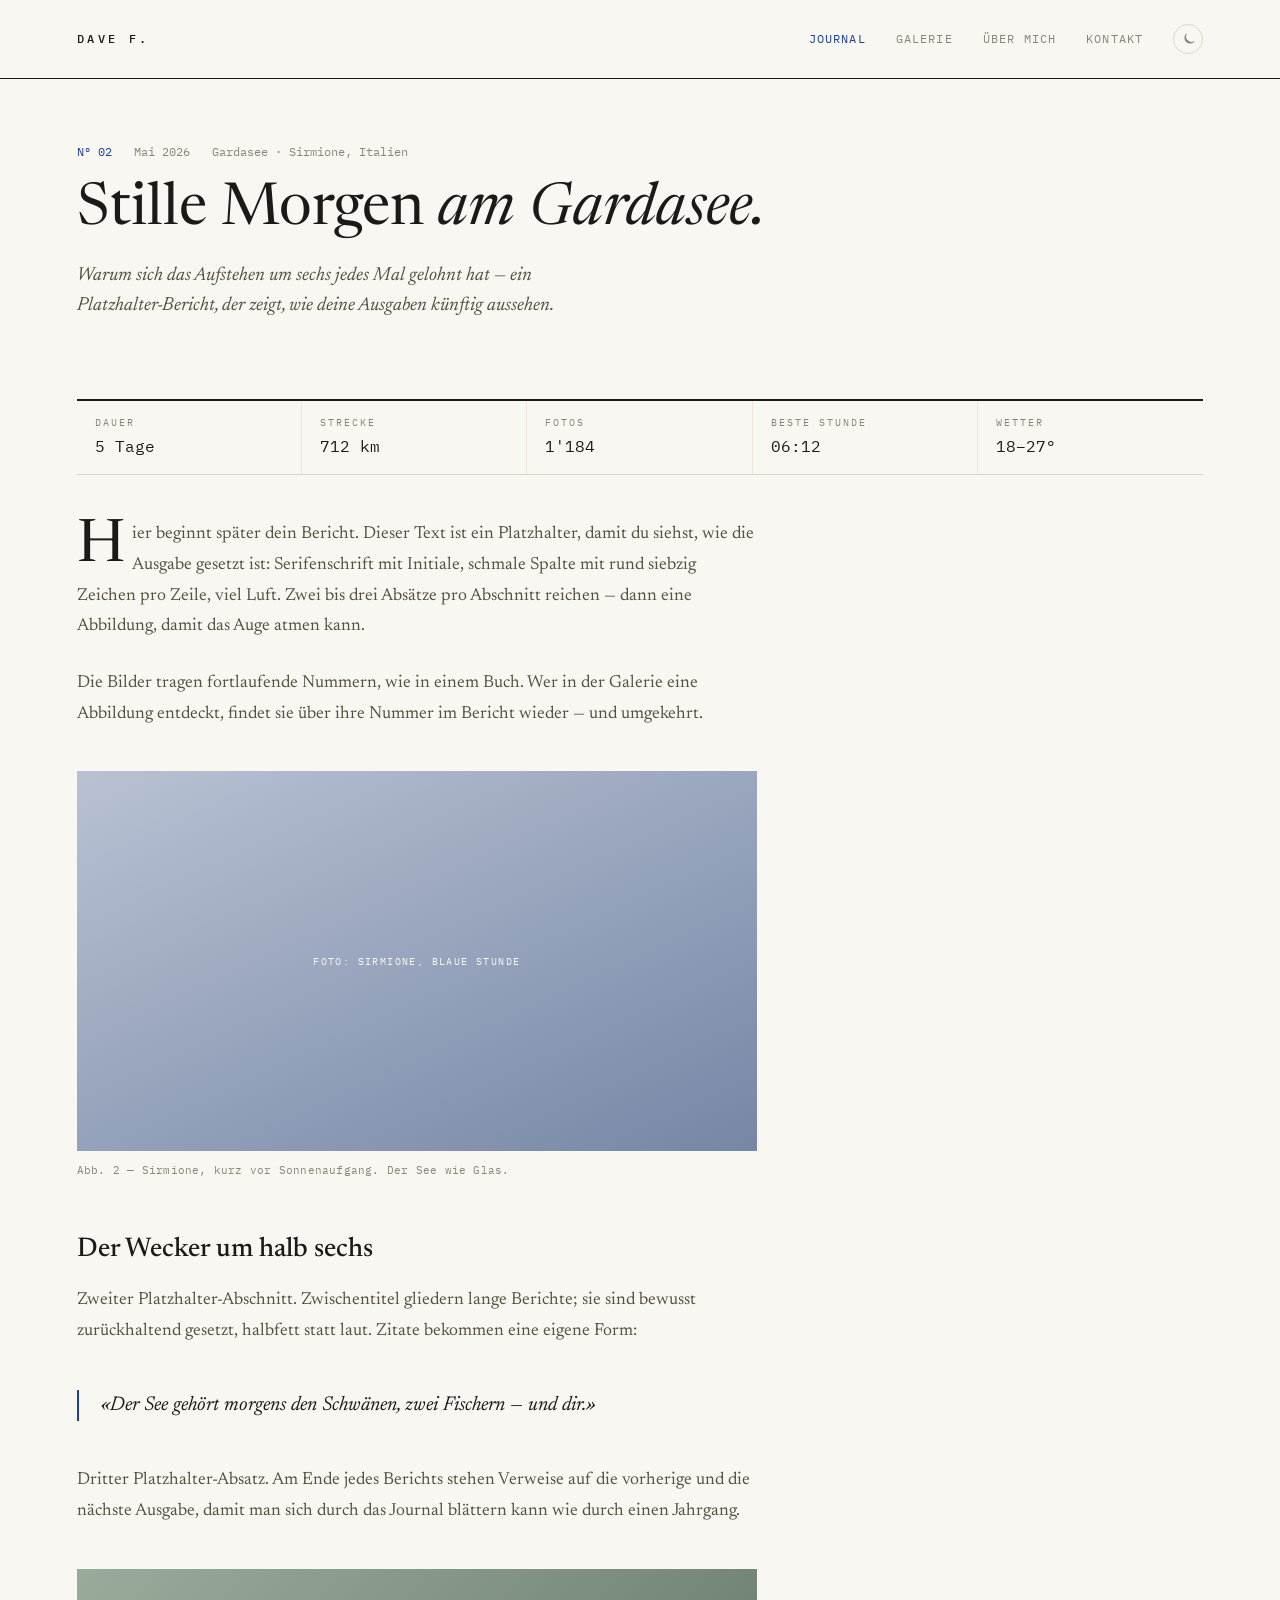
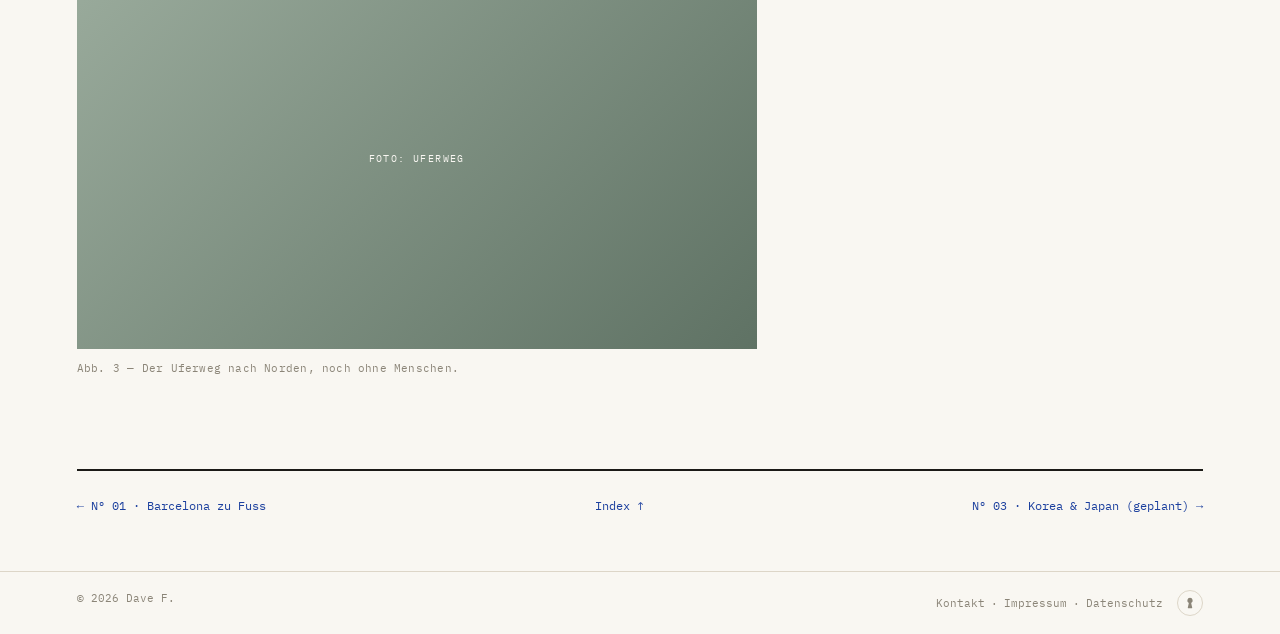
<file: reise-artikel.html>
<!DOCTYPE html>
<html lang="de-CH">
<head>
<meta charset="utf-8">
<meta name="viewport" content="width=device-width, initial-scale=1">
<title>Stille Morgen am Gardasee — Dave F.</title>
<meta name="description" content="Bericht Nº 02 aus dem Reisejournal von Dave F.: Stille Morgen am Gardasee — warum sich das Aufstehen um sechs jedes Mal gelohnt hat.">
<link rel="icon" href="favicon.svg" type="image/svg+xml">
<meta property="og:title" content="Stille Morgen am Gardasee — Dave F.">
<meta property="og:type" content="article">
<script src="assets/js/theme.js"></script>
<link rel="stylesheet" href="assets/css/style.css">
</head>
<body>
<a class="skip-link" href="#main">Zum Inhalt springen</a>

<header class="site-header">
  <a class="brand" href="home.html">Dave F.</a>
  <nav class="site-nav" aria-label="Hauptnavigation">
    <a href="home.html" aria-current="page">Journal</a>
    <a href="galerie.html">Galerie</a>
    <a href="ueber-mich.html">Über mich</a>
    <a href="kontakt.html">Kontakt</a>
    <button class="theme-toggle" title="Tag / Nacht umschalten" aria-label="Tag- oder Nachtmodus umschalten"><svg viewBox="0 0 24 24" width="15" height="15" aria-hidden="true"><path fill="currentColor" d="M20.7 14.9A8.6 8.6 0 0 1 9.1 3.3a.6.6 0 0 0-.8-.75A9.3 9.3 0 1 0 21.45 15.7a.6.6 0 0 0-.75-.8z"/></svg></button>
  </nav>
</header>

<main id="main">
  <div class="wrap">

    <article>
      <header class="article-head">
        <div class="article-meta">
          <span class="no">Nº 02</span>
          <span>Mai 2026</span>
          <span>Gardasee · Sirmione, Italien</span>
        </div>
        <h1>Stille Morgen <em>am Gardasee.</em></h1>
        <p class="standfirst">Warum sich das Aufstehen um sechs jedes Mal gelohnt hat — ein Platzhalter-Bericht, der zeigt, wie deine Ausgaben künftig aussehen.</p>
      </header>

      <!-- Datenleiste: die Zahlen der Reise -->
      <div class="datastrip" aria-label="Reisedaten">
        <div><div class="k">Dauer</div><div class="v">5 Tage</div></div>
        <div><div class="k">Strecke</div><div class="v">712 km</div></div>
        <div><div class="k">Fotos</div><div class="v">1'184</div></div>
        <div><div class="k">Beste Stunde</div><div class="v">06:12</div></div>
        <div><div class="k">Wetter</div><div class="v">18–27°</div></div>
      </div>

      <div class="prose">
        <p class="dropcap">Hier beginnt später dein Bericht. Dieser Text ist ein Platzhalter, damit du siehst, wie die Ausgabe gesetzt ist: Serifenschrift mit Initiale, schmale Spalte mit rund siebzig Zeichen pro Zeile, viel Luft. Zwei bis drei Absätze pro Abschnitt reichen — dann eine Abbildung, damit das Auge atmen kann.</p>
        <p>Die Bilder tragen fortlaufende Nummern, wie in einem Buch. Wer in der Galerie eine Abbildung entdeckt, findet sie über ihre Nummer im Bericht wieder — und umgekehrt.</p>

        <figure>
          <div class="ph" style="height:380px;background:linear-gradient(155deg,#b9c2d4,#7686a5)">Foto: Sirmione, Blaue Stunde</div>
          <figcaption class="figcap">Abb. 2 — Sirmione, kurz vor Sonnenaufgang. Der See wie Glas.</figcaption>
        </figure>

        <h2>Der Wecker um halb sechs</h2>
        <p>Zweiter Platzhalter-Abschnitt. Zwischentitel gliedern lange Berichte; sie sind bewusst zurückhaltend gesetzt, halbfett statt laut. Zitate bekommen eine eigene Form:</p>

        <blockquote>«Der See gehört morgens den Schwänen, zwei Fischern — und dir.»</blockquote>

        <p>Dritter Platzhalter-Absatz. Am Ende jedes Berichts stehen Verweise auf die vorherige und die nächste Ausgabe, damit man sich durch das Journal blättern kann wie durch einen Jahrgang.</p>

        <figure>
          <div class="ph" style="height:380px;background:linear-gradient(135deg,#9aab9c,#5f7264)">Foto: Uferweg</div>
          <figcaption class="figcap">Abb. 3 — Der Uferweg nach Norden, noch ohne Menschen.</figcaption>
        </figure>
      </div>

      <nav class="article-nav" aria-label="Weitere Berichte">
        <a href="reise-artikel.html">← Nº 01 · Barcelona zu Fuss</a>
        <a href="home.html">Index ↑</a>
        <a href="home.html">Nº 03 · Korea &amp; Japan (geplant) →</a>
      </nav>
    </article>

  </div>
</main>

<footer class="site-footer">
  <span>© 2026 Dave F.</span>
  <span class="foot-right"><a href="kontakt.html">Kontakt</a> · <a href="impressum.html">Impressum</a> · <a href="datenschutz.html">Datenschutz</a><a class="portal-door" href="#" title="Privates Portal" aria-label="Privates Portal · Login"><svg viewBox="0 0 24 24" width="14" height="14" aria-hidden="true"><path fill="currentColor" d="M12 3.2a4.6 4.6 0 0 0-2 8.74L8.2 20a.7.7 0 0 0 .68.85h6.24a.7.7 0 0 0 .68-.85L14 11.94A4.6 4.6 0 0 0 12 3.2z"/></svg></a></span>
</footer>

<script src="assets/js/main.js"></script>
</body>
</html>
</file>
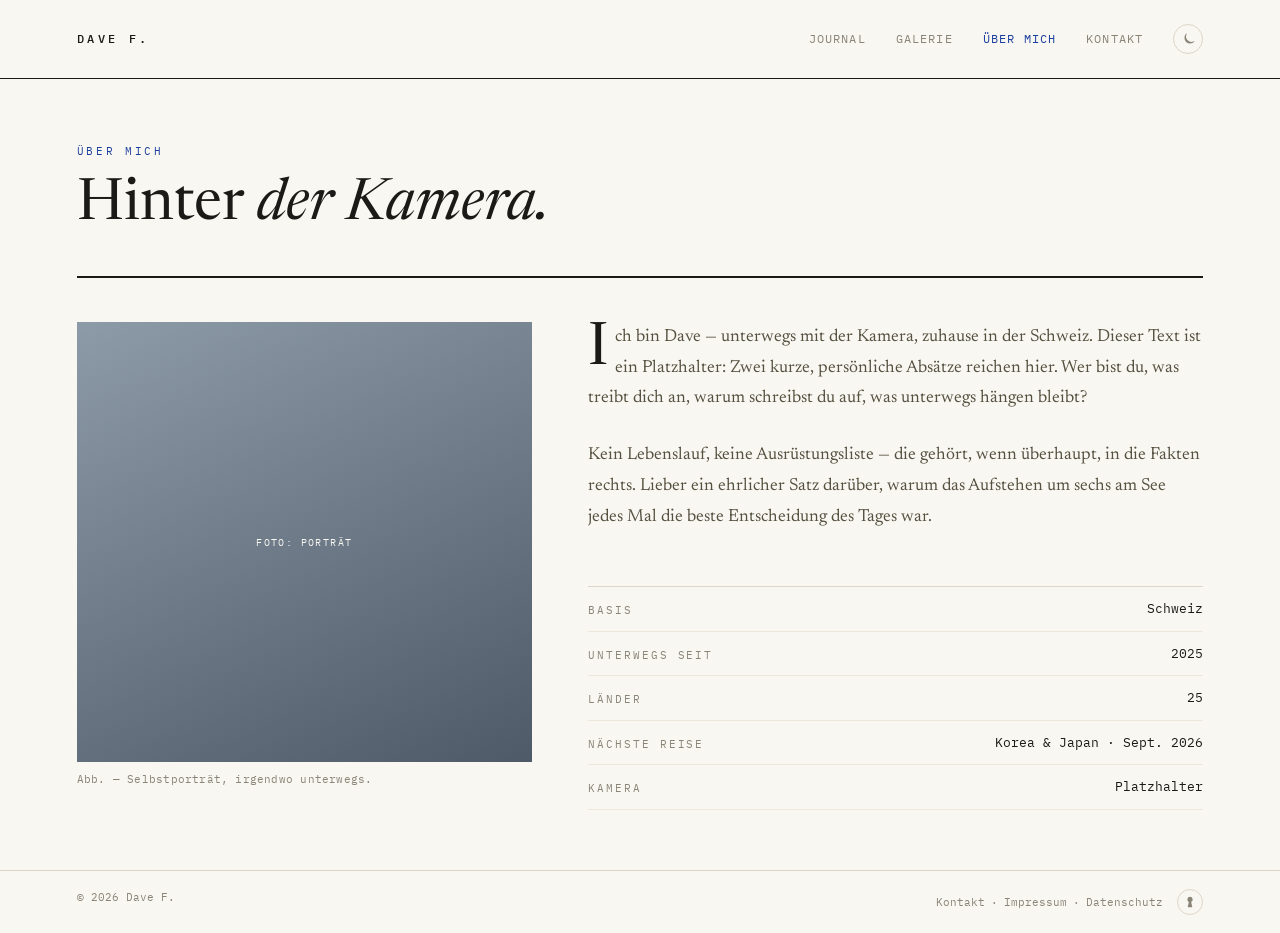
<file: ueber-mich.html>
<!DOCTYPE html>
<html lang="de-CH">
<head>
<meta charset="utf-8">
<meta name="viewport" content="width=device-width, initial-scale=1">
<title>Über mich — Dave F.</title>
<meta name="description" content="Wer hinter dem Reisejournal steht: Dave F. — unterwegs mit der Kamera, zuhause in der Schweiz.">
<link rel="icon" href="favicon.svg" type="image/svg+xml">
<script src="assets/js/theme.js"></script>
<link rel="stylesheet" href="assets/css/style.css">
</head>
<body>
<a class="skip-link" href="#main">Zum Inhalt springen</a>

<header class="site-header">
  <a class="brand" href="home.html">Dave F.</a>
  <nav class="site-nav" aria-label="Hauptnavigation">
    <a href="home.html">Journal</a>
    <a href="galerie.html">Galerie</a>
    <a href="ueber-mich.html" aria-current="page">Über mich</a>
    <a href="kontakt.html">Kontakt</a>
    <button class="theme-toggle" title="Tag / Nacht umschalten" aria-label="Tag- oder Nachtmodus umschalten"><svg viewBox="0 0 24 24" width="15" height="15" aria-hidden="true"><path fill="currentColor" d="M20.7 14.9A8.6 8.6 0 0 1 9.1 3.3a.6.6 0 0 0-.8-.75A9.3 9.3 0 1 0 21.45 15.7a.6.6 0 0 0-.75-.8z"/></svg></button>
  </nav>
</header>

<main id="main">
  <div class="wrap">

    <header class="page-head">
      <div class="kicker">Über mich</div>
      <h1>Hinter <em>der Kamera.</em></h1>
    </header>

    <section class="about">
      <figure>
        <div class="ph" style="background:linear-gradient(155deg,#8d9aa8,#4e5a68)">Foto: Porträt</div>
        <figcaption class="figcap">Abb. — Selbstporträt, irgendwo unterwegs.</figcaption>
      </figure>
      <div>
        <div class="prose">
          <p class="dropcap">Ich bin Dave — unterwegs mit der Kamera, zuhause in der Schweiz. Dieser Text ist ein Platzhalter: Zwei kurze, persönliche Absätze reichen hier. Wer bist du, was treibt dich an, warum schreibst du auf, was unterwegs hängen bleibt?</p>
          <p>Kein Lebenslauf, keine Ausrüstungsliste — die gehört, wenn überhaupt, in die Fakten rechts. Lieber ein ehrlicher Satz darüber, warum das Aufstehen um sechs am See jedes Mal die beste Entscheidung des Tages war.</p>
        </div>
        <div class="facts" aria-label="Fakten">
          <div><span class="k">Basis</span><span class="v">Schweiz</span></div>
          <div><span class="k">Unterwegs seit</span><span class="v">2025</span></div>
          <div><span class="k">Länder</span><span class="v">25</span></div>
          <div><span class="k">Nächste Reise</span><span class="v">Korea &amp; Japan · Sept. 2026</span></div>
          <div><span class="k">Kamera</span><span class="v">Platzhalter</span></div>
        </div>
      </div>
    </section>

  </div>
</main>

<footer class="site-footer">
  <span>© 2026 Dave F.</span>
  <span class="foot-right"><a href="kontakt.html">Kontakt</a> · <a href="impressum.html">Impressum</a> · <a href="datenschutz.html">Datenschutz</a><a class="portal-door" href="#" title="Privates Portal" aria-label="Privates Portal · Login"><svg viewBox="0 0 24 24" width="14" height="14" aria-hidden="true"><path fill="currentColor" d="M12 3.2a4.6 4.6 0 0 0-2 8.74L8.2 20a.7.7 0 0 0 .68.85h6.24a.7.7 0 0 0 .68-.85L14 11.94A4.6 4.6 0 0 0 12 3.2z"/></svg></a></span>
</footer>

<script src="assets/js/main.js"></script>
</body>
</html>
</file>
<file: assets/css/style.css>
/* ============================================================
   MONSNIX v3.0 — Editorial-Redesign
   Reisejournal · Serif (Newsreader) + Mono (IBM Plex Mono)
   Tag/Nacht über CSS Custom Properties · Radius 0 · Linien statt Schatten
   ============================================================ */

/* ---------- Fonts (selbst gehostet) ---------- */
@font-face{font-family:'Newsreader';font-style:normal;font-display:swap;font-weight:200 800;
  src:url(../fonts/newsreader-latin-opsz-normal.woff2) format('woff2-variations');
  unicode-range:U+0000-00FF,U+0131,U+0152-0153,U+02BB-02BC,U+02C6,U+02DA,U+02DC,U+0304,U+0308,U+0329,U+2000-206F,U+20AC,U+2122,U+2191,U+2193,U+2212,U+2215,U+FEFF,U+FFFD}
@font-face{font-family:'Newsreader';font-style:italic;font-display:swap;font-weight:200 800;
  src:url(../fonts/newsreader-latin-opsz-italic.woff2) format('woff2-variations');
  unicode-range:U+0000-00FF,U+0131,U+0152-0153,U+02BB-02BC,U+02C6,U+02DA,U+02DC,U+0304,U+0308,U+0329,U+2000-206F,U+20AC,U+2122,U+2191,U+2193,U+2212,U+2215,U+FEFF,U+FFFD}
@font-face{font-family:'Newsreader';font-style:normal;font-display:swap;font-weight:200 800;
  src:url(../fonts/newsreader-latin-ext-opsz-normal.woff2) format('woff2-variations');
  unicode-range:U+0100-02BA,U+02BD-02C5,U+02C7-02CC,U+02CE-02D7,U+02DD-02FF,U+0304,U+0308,U+0329,U+1D00-1DBF,U+1E00-1E9F,U+1EF2-1EFF,U+2020,U+20A0-20AB,U+20AD-20C0,U+2113,U+2C60-2C7F,U+A720-A7FF}
@font-face{font-family:'Newsreader';font-style:italic;font-display:swap;font-weight:200 800;
  src:url(../fonts/newsreader-latin-ext-opsz-italic.woff2) format('woff2-variations');
  unicode-range:U+0100-02BA,U+02BD-02C5,U+02C7-02CC,U+02CE-02D7,U+02DD-02FF,U+0304,U+0308,U+0329,U+1D00-1DBF,U+1E00-1E9F,U+1EF2-1EFF,U+2020,U+20A0-20AB,U+20AD-20C0,U+2113,U+2C60-2C7F,U+A720-A7FF}
@font-face{font-family:'IBM Plex Mono';font-style:normal;font-display:swap;font-weight:400;
  src:url(../fonts/ibm-plex-mono-latin-400-normal.woff2) format('woff2')}
@font-face{font-family:'IBM Plex Mono';font-style:normal;font-display:swap;font-weight:500;
  src:url(../fonts/ibm-plex-mono-latin-500-normal.woff2) format('woff2')}

/* ---------- Design-Token (Handoff-Tabelle, exakt) ---------- */
:root{
  --bg:#f9f7f2; --ink:#1b1a17; --card:#fff; --line:#ddd6c8; --line2:#eee8db;
  --muted:#8b8578; --muted2:#a39b8a; --body:#55503f; --tile:#f4f0e7; --hover:#f1ede2;
  --accent:#1b3f9e; --accentBg:#1b3f9e; --accentBgHover:#142f78;
  --accentSoft:rgba(27,63,158,.08); --accentSoft2:rgba(27,63,158,.15); --accentFill:rgba(27,63,158,.07);
  --ok:#2e7d4f; --warn:#b58a1e; --bad:#8a1e2d; --info:#3d7ea6;
  --serif:'Newsreader',Georgia,serif;
  --mono:'IBM Plex Mono',ui-monospace,SFMono-Regular,Menlo,monospace;
}
html[data-theme="dark"]{
  --bg:#161512; --ink:#ece8dd; --card:#1e1c17; --line:#3b382e; --line2:#2b2822;
  --muted:#a29a87; --muted2:#7f786a; --body:#c7c0af; --tile:#26231c; --hover:#201e18;
  --accent:#8ea9ef; --accentBg:#3457b8; --accentBgHover:#4a6fd6;
  --accentSoft:rgba(142,169,239,.12); --accentSoft2:rgba(142,169,239,.22); --accentFill:rgba(142,169,239,.08);
  --ok:#6fce9a; --warn:#d9ad4a; --bad:#e08a94; --info:#7ab8d9;
}

/* ---------- Basis ---------- */
*,*::before,*::after{box-sizing:border-box}
html{scroll-behavior:smooth}
body{margin:0;background:var(--bg);color:var(--ink);font-family:var(--serif);
  font-optical-sizing:auto;line-height:1.5;-webkit-font-smoothing:antialiased;
  transition:background .25s ease,color .25s ease}
img,svg,video{display:block;max-width:100%}
a{color:var(--accent)}
a:hover{color:var(--accentBgHover)}
html[data-theme="dark"] a:hover{color:#b7c8f5}
input,textarea,button,select{font-family:inherit;font-size:inherit}
input:focus,textarea:focus{outline:1.5px solid var(--accent)}
::selection{background:var(--accentSoft2)}

/* Utility-Typo */
.mono{font-family:var(--mono)}
.kicker{font-family:var(--mono);font-size:11px;letter-spacing:.24em;text-transform:uppercase;color:var(--accent)}
.label{font-family:var(--mono);font-size:11px;letter-spacing:.22em;text-transform:uppercase;color:var(--muted)}
.skip-link{position:absolute;left:-9999px;top:0;background:var(--accentBg);color:#f9f7f2;
  padding:10px 16px;font-family:var(--mono);font-size:12px;z-index:99}
.skip-link:focus{left:0}

/* ---------- Header / Nav ---------- */
.site-header{display:flex;align-items:center;justify-content:space-between;gap:16px;
  padding:24px 6vw;border-bottom:1px solid var(--ink)}
.brand{text-decoration:none;color:var(--ink);font-family:var(--mono);font-size:12px;
  letter-spacing:.28em;text-transform:uppercase;font-weight:500;white-space:nowrap}
.brand:hover{color:var(--accent)}
.site-nav{display:flex;align-items:center;gap:30px;font-family:var(--mono);font-size:11.5px;
  letter-spacing:.1em;text-transform:uppercase}
.site-nav a{text-decoration:none;color:var(--muted)}
.site-nav a:hover{color:var(--ink)}
.site-nav a[aria-current="page"]{color:var(--accent)}
.theme-toggle{background:none;border:1px solid var(--line);border-radius:99px;width:30px;height:30px;
  color:var(--muted);cursor:pointer;font-size:13px;line-height:1;padding:0;flex:none;
  display:inline-flex;align-items:center;justify-content:center}
.theme-toggle:hover{color:var(--ink);border-color:var(--muted)}
.theme-toggle svg{display:block}

/* ---------- Layout-Container ---------- */
.wrap{max-width:1400px;margin:0 auto;padding-left:6vw;padding-right:6vw}

/* ---------- Hero (Startseite) ---------- */
.hero{padding-top:76px;padding-bottom:64px;display:grid;grid-template-columns:1.2fr .8fr;
  gap:56px;align-items:end}
.hero-copy{display:flex;flex-direction:column;gap:22px}
.hero h1{margin:0;font-size:clamp(44px,5vw,68px);line-height:1.05;font-weight:400;text-wrap:balance}
.hero .lead{margin:0;font-size:18px;line-height:1.65;color:var(--body);max-width:46ch}
.hero figure{margin:0;display:flex;flex-direction:column;gap:10px}
.figcap{font-family:var(--mono);font-size:10.5px;color:var(--muted);letter-spacing:.02em}

/* Foto-Platzhalter (werden durch echte Fotos ersetzt) */
.ph{display:flex;align-items:center;justify-content:center;font-family:var(--mono);
  font-size:10px;letter-spacing:.14em;color:#f9f7f2;text-transform:uppercase}

/* ---------- Index-Liste ---------- */
.index-head{display:flex;align-items:baseline;justify-content:space-between;
  border-top:2px solid var(--ink);padding-top:20px}
.index-head h2{margin:0;font-family:var(--mono);font-size:11.5px;letter-spacing:.24em;
  text-transform:uppercase;font-weight:500}
.index-count{font-family:var(--mono);font-size:11.5px;color:var(--muted)}
.index-row{display:grid;grid-template-columns:70px 140px 1fr auto;gap:26px;align-items:baseline;
  padding:26px 0;border-bottom:1px solid var(--line);text-decoration:none;color:var(--ink)}
a.index-row:hover{background:var(--hover);color:var(--ink)}
.index-row:last-of-type{border-bottom:0}
.ix-no{font-family:var(--mono);font-size:12px;color:var(--accent)}
.ix-date{font-family:var(--mono);font-size:12px;color:var(--muted)}
.ix-title{font-size:25px;font-weight:500;line-height:1.25}
.ix-sub{font-size:14.5px;color:var(--body);font-style:italic}
.ix-read{font-family:var(--mono);font-size:11.5px;color:var(--accent);white-space:nowrap}
.pill{font-family:var(--mono);font-size:11px;letter-spacing:.1em;text-transform:uppercase;
  border:1px solid var(--accent);color:var(--accent);padding:5px 12px;border-radius:99px;white-space:nowrap}
.pill-live{border-color:var(--ok);color:var(--ok)}
.index-row.is-future .ix-title,.index-row.is-future .ix-sub{color:var(--muted)}

/* ---------- Archiv-Teaser ---------- */
.archive-teaser{margin-top:40px;border-top:2px solid var(--ink);padding-top:30px;padding-bottom:44px;
  display:flex;justify-content:space-between;align-items:center;gap:30px;flex-wrap:wrap}
.archive-teaser .line2{font-size:22px;font-style:italic;margin-top:4px}
.thumbs{display:flex;gap:10px;flex-wrap:wrap}
.thumbs .th{width:96px;height:70px;object-fit:cover}

/* ---------- Footer ---------- */
.site-footer{display:flex;justify-content:space-between;gap:14px;flex-wrap:wrap;
  padding:18px 6vw;border-top:1px solid var(--line);
  font-family:var(--mono);font-size:11px;color:var(--muted)}
.site-footer a{color:var(--muted);text-decoration:none}
.site-footer a:hover{color:var(--ink)}
.foot-right{display:inline-flex;align-items:center;gap:6px}
.portal-door{display:inline-flex;align-items:center;justify-content:center;
  width:26px;height:26px;border:1px solid var(--line);border-radius:99px;
  color:var(--muted);margin-left:8px}
.portal-door:hover{color:var(--accent);border-color:var(--accent)}

/* ---------- Artikel («Ausgabe») ---------- */
.article-head{padding-top:64px;padding-bottom:34px;max-width:900px}
.article-meta{display:flex;gap:22px;flex-wrap:wrap;font-family:var(--mono);font-size:12px;color:var(--muted)}
.article-meta .no{color:var(--accent)}
.article-head h1{margin:18px 0 0;font-size:clamp(38px,4.6vw,60px);line-height:1.08;font-weight:400;text-wrap:balance}
.article-head .standfirst{margin:18px 0 0;font-size:19px;line-height:1.6;color:var(--body);font-style:italic;max-width:52ch}

/* Datenleiste */
.datastrip{border-top:2px solid var(--ink);border-bottom:1px solid var(--line);
  display:grid;grid-template-columns:repeat(auto-fit,minmax(130px,1fr));margin-top:44px}
.datastrip>div{padding:14px 18px 16px;border-right:1px solid var(--line2)}
.datastrip>div:last-child{border-right:0}
.datastrip .k{font-family:var(--mono);font-size:10px;letter-spacing:.2em;text-transform:uppercase;color:var(--muted)}
.datastrip .v{font-family:var(--mono);font-size:16px;margin-top:4px}

.prose{max-width:680px;padding-top:44px;padding-bottom:20px;font-size:17.5px;line-height:1.75;color:var(--body)}
.prose p{margin:0 0 1.5em}
.prose h2{font-size:27px;font-weight:500;color:var(--ink);margin:2em 0 .7em;line-height:1.2}
.prose figure{margin:2.4em 0;display:flex;flex-direction:column;gap:10px}
.prose figure.wide{width:min(900px,100%);}
.prose blockquote{margin:2.2em 0;padding:0 0 0 22px;border-left:2px solid var(--accent);
  font-style:italic;font-size:20px;line-height:1.55;color:var(--ink)}
.dropcap::first-letter{font-size:3.4em;float:left;line-height:.82;padding:.06em .12em 0 0;color:var(--ink)}

.article-nav{border-top:2px solid var(--ink);margin-top:30px;padding-top:26px;padding-bottom:56px;
  display:flex;justify-content:space-between;gap:20px;flex-wrap:wrap;font-family:var(--mono);font-size:12px}
.article-nav a{text-decoration:none}

/* ---------- Galerie («Verzeichnis der Abbildungen») ---------- */
.page-head{padding-top:64px;padding-bottom:40px}
.page-head h1{margin:14px 0 0;font-size:clamp(38px,4.6vw,58px);line-height:1.08;font-weight:400}
.page-head .sub{margin:16px 0 0;font-size:18px;line-height:1.6;color:var(--body);max-width:52ch}
.gal{border-top:2px solid var(--ink);padding-top:34px;padding-bottom:60px;
  display:grid;grid-template-columns:repeat(3,1fr);gap:34px 26px}
.gal figure{margin:0;display:flex;flex-direction:column;gap:10px}
.gal .ph,.gal img{width:100%;height:280px;object-fit:cover}
.gal figure.tall .ph,.gal figure.tall img{height:380px}

/* ---------- Über mich ---------- */
.about{display:grid;grid-template-columns:.85fr 1.15fr;gap:56px;align-items:start;
  border-top:2px solid var(--ink);padding-top:44px;padding-bottom:60px}
.about figure{margin:0;display:flex;flex-direction:column;gap:10px}
.about .ph{height:440px}
.about .prose{padding-top:0;max-width:none}
.facts{border-top:1px solid var(--line);margin-top:8px}
.facts>div{display:flex;justify-content:space-between;gap:20px;padding:12px 0;
  border-bottom:1px solid var(--line2);font-size:14.5px}
.facts .k{font-family:var(--mono);font-size:11px;letter-spacing:.18em;text-transform:uppercase;color:var(--muted);padding-top:3px}
.facts .v{font-family:var(--mono);font-size:13px;text-align:right}

/* ---------- Kontakt ---------- */
.contact{display:grid;grid-template-columns:.9fr 1.1fr;gap:56px;
  border-top:2px solid var(--ink);padding-top:44px;padding-bottom:64px}
.contact .note{font-size:16.5px;line-height:1.7;color:var(--body)}
.form{display:flex;flex-direction:column;gap:16px}
.form label{display:flex;flex-direction:column;gap:7px}
.form .lab{font-family:var(--mono);font-size:11px;letter-spacing:.18em;text-transform:uppercase;color:var(--muted)}
.form input,.form textarea{background:var(--card);border:1px solid var(--line);border-radius:0;
  padding:13px 15px;color:var(--ink);font-size:15px;font-family:var(--serif)}
.form textarea{min-height:170px;resize:vertical;line-height:1.6}
.btn{display:inline-block;background:var(--accentBg);color:#f9f7f2;border:none;border-radius:0;
  padding:14px 26px;font-family:var(--mono);font-size:12px;letter-spacing:.18em;text-transform:uppercase;
  cursor:pointer;text-decoration:none;text-align:center}
.btn:hover{background:var(--accentBgHover);color:#f9f7f2}
.btn-ghost{background:transparent;color:var(--accent);border:1px solid var(--accent)}
.btn-ghost:hover{background:var(--accentSoft);color:var(--accent)}

/* ---------- 404 ---------- */
.err{min-height:60vh;display:flex;flex-direction:column;align-items:center;justify-content:center;
  text-align:center;gap:18px;padding:60px 6vw}
.err .code{font-family:var(--mono);font-size:13px;letter-spacing:.28em;color:var(--accent)}
.err h1{margin:0;font-size:clamp(36px,5vw,56px);font-weight:400}

/* ---------- Reveal (dezent) ---------- */
@media (prefers-reduced-motion:no-preference){
  .reveal{opacity:0;transform:translateY(14px);transition:opacity .6s ease,transform .6s ease}
  .reveal.in{opacity:1;transform:none}
}

/* ============================================================
   Mobile — konsequent, nach Lehrgeld v2.x
   ============================================================ */
@media (max-width:960px){
  .hero{grid-template-columns:1fr;gap:36px;padding-top:52px;padding-bottom:48px}
  .hero figure .ph,.hero figure img{height:240px}
  .gal{grid-template-columns:repeat(2,1fr)}
  .about,.contact{grid-template-columns:1fr;gap:36px}
  .about .ph{height:340px}
}
@media (max-width:760px){
  .site-header{padding:16px 5vw;flex-wrap:wrap}
  .site-nav{gap:16px;font-size:10.5px;flex-wrap:wrap}
  .wrap{padding-left:5vw;padding-right:5vw}
  .hero h1{font-size:clamp(34px,10vw,44px)}
  .hero .lead{font-size:16.5px}
  /* Index-Zeilen stapeln: Nr+Datum oben, Titel darunter, Aktion unten */
  .index-row{grid-template-columns:auto 1fr;grid-template-rows:auto auto auto;
    gap:6px 18px;padding:20px 0;align-items:center}
  .ix-no{grid-column:1;grid-row:1}
  .ix-date{grid-column:2;grid-row:1}
  .ix-main{grid-column:1 / -1;grid-row:2}
  .ix-title{font-size:20px}
  .ix-action{grid-column:1 / -1;grid-row:3;justify-self:start}
  .archive-teaser{flex-direction:column;align-items:flex-start}
  .gal{grid-template-columns:1fr}
  .gal .ph,.gal img,.gal figure.tall .ph,.gal figure.tall img{height:260px}
  .datastrip>div{padding:12px 14px}
  .prose{font-size:16.5px}
  .site-footer{flex-direction:column;gap:8px}
}
</file>
